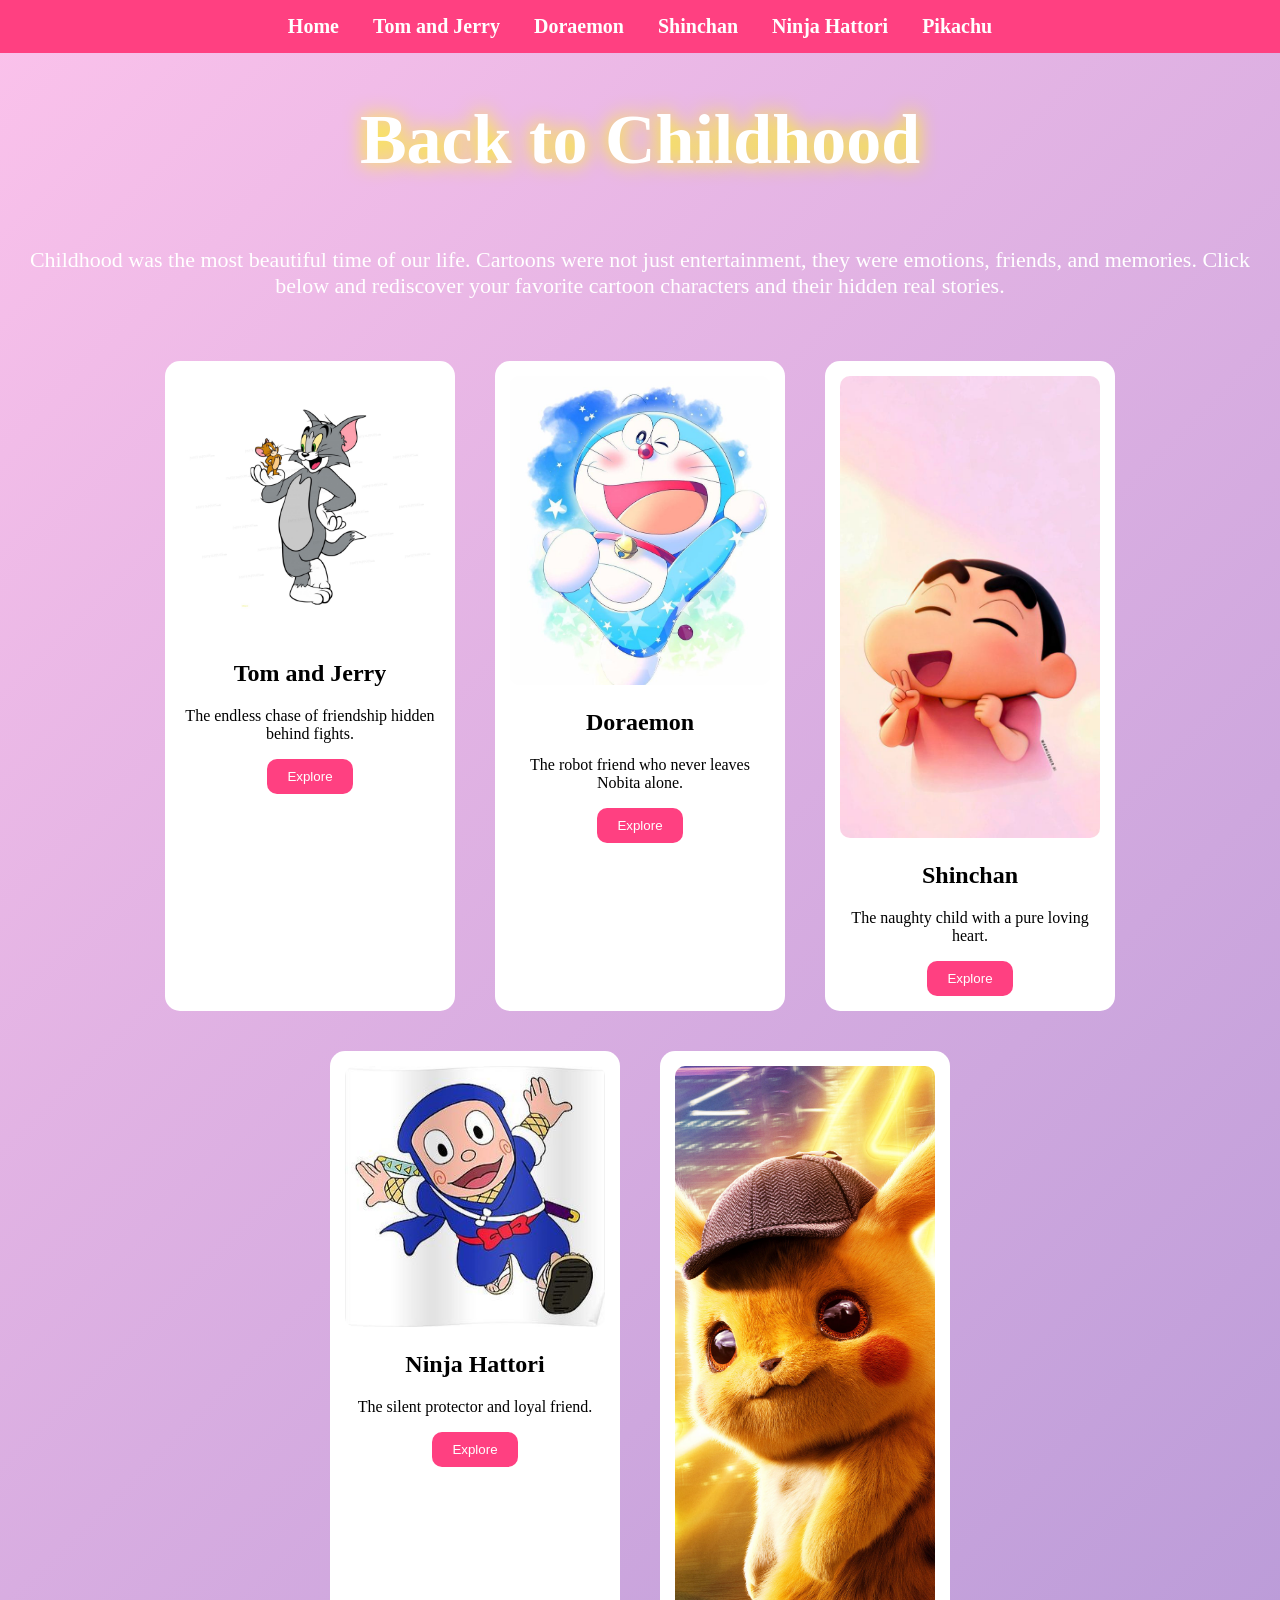
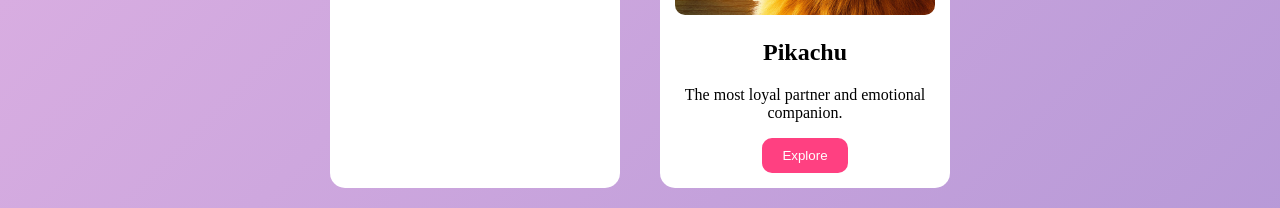
<file: index.html>
<!DOCTYPE html>
<html>
<head>
<title>Back to Childhood</title>
<link rel="stylesheet" href="style.css">
</head>
<body>

<nav>
<a href="index.html">Home</a>
<a href="tomandjerry.html">Tom and Jerry</a>
<a href="doremon.html">Doraemon</a>
<a href="shinchan.html">Shinchan</a>
<a href="ninja.html">Ninja Hattori</a>
<a href="pikachu.html">Pikachu</a>
</nav>

<h1 class="main-title">Back to Childhood</h1>

<p class="description">
Childhood was the most beautiful time of our life. Cartoons were not just entertainment, they were emotions, friends, and memories. Click below and rediscover your favorite cartoon characters and their hidden real stories.
</p>

<div class="card-container">

<div class="card">
<img src="tom.jpg">
<h2>Tom and Jerry</h2>
<p>The endless chase of friendship hidden behind fights.</p>
<a href="tomandjerry.html"><button class="btn">Explore</button></a>
</div>

<div class="card">
<img src="dore.jpg">
<h2>Doraemon</h2>
<p>The robot friend who never leaves Nobita alone.</p>
<a href="doremon.html"><button class="btn">Explore</button></a>
</div>

<div class="card">
<img src="Shinchan.jpeg">
<h2>Shinchan</h2>
<p>The naughty child with a pure loving heart.</p>
<a href="shinchan.html"><button class="btn">Explore</button></a>
</div>

<div class="card">
<img src="nin.jpg">
<h2>Ninja Hattori</h2>
<p>The silent protector and loyal friend.</p>
<a href="ninja.html"><button class="btn">Explore</button></a>
</div>

<div class="card">
<img src="pic.jpg">
<h2>Pikachu</h2>
<p>The most loyal partner and emotional companion.</p>
<a href="pikachu.html"><button class="btn">Explore</button></a>
</div>

</div>

<script src="script.js"></script>

</body>
</html>
</file>
<file: style.css>
body{
margin:0;
font-family:'Comic Sans MS', cursive;
background:linear-gradient(-45deg,#ff9a9e,#fad0c4,#a18cd1,#fbc2eb);
background-size:400% 400%;
animation:bg 12s infinite alternate;
}

@keyframes bg{
0%{background-position:left;}
100%{background-position:right;}
}

nav{
background:#ff4081;
padding:15px;
text-align:center;
}

nav a{
color:white;
margin:15px;
font-size:20px;
text-decoration:none;
font-weight:bold;
}

nav a:hover{
color:yellow;
}

.main-title{
text-align:center;
font-size:70px;
color:white;
text-shadow:0 0 20px yellow;
animation:bounce 2s infinite;
}

@keyframes bounce{
0%,100%{transform:translateY(0);}
50%{transform:translateY(-15px);}
}

.description{
text-align:center;
font-size:22px;
color:white;
padding:20px;
}

.card-container{
display:flex;
flex-wrap:wrap;
justify-content:center;
}

.card{
background:white;
width:260px;
margin:20px;
padding:15px;
border-radius:15px;
text-align:center;
transition:0.4s;
}

.card:hover{
transform:scale(1.1);
}

.card img{
width:100%;
border-radius:10px;
}

.btn{
background:#ff4081;
color:white;
padding:10px 20px;
border:none;
border-radius:10px;
cursor:pointer;
}

.btn:hover{
background:blue;
}

.cartoon-page{
color:white;
text-align:center;
padding:20px;
}

.cartoon-page img{
width:300px;
border-radius:20px;
box-shadow:0 0 20px yellow;
}

.story{
background:rgba(0,0,0,0.5);
padding:20px;
margin:20px;
border-radius:15px;
animation:fade 2s;
}

@keyframes fade{
from{opacity:0;}
to{opacity:1;}
}
</file>
